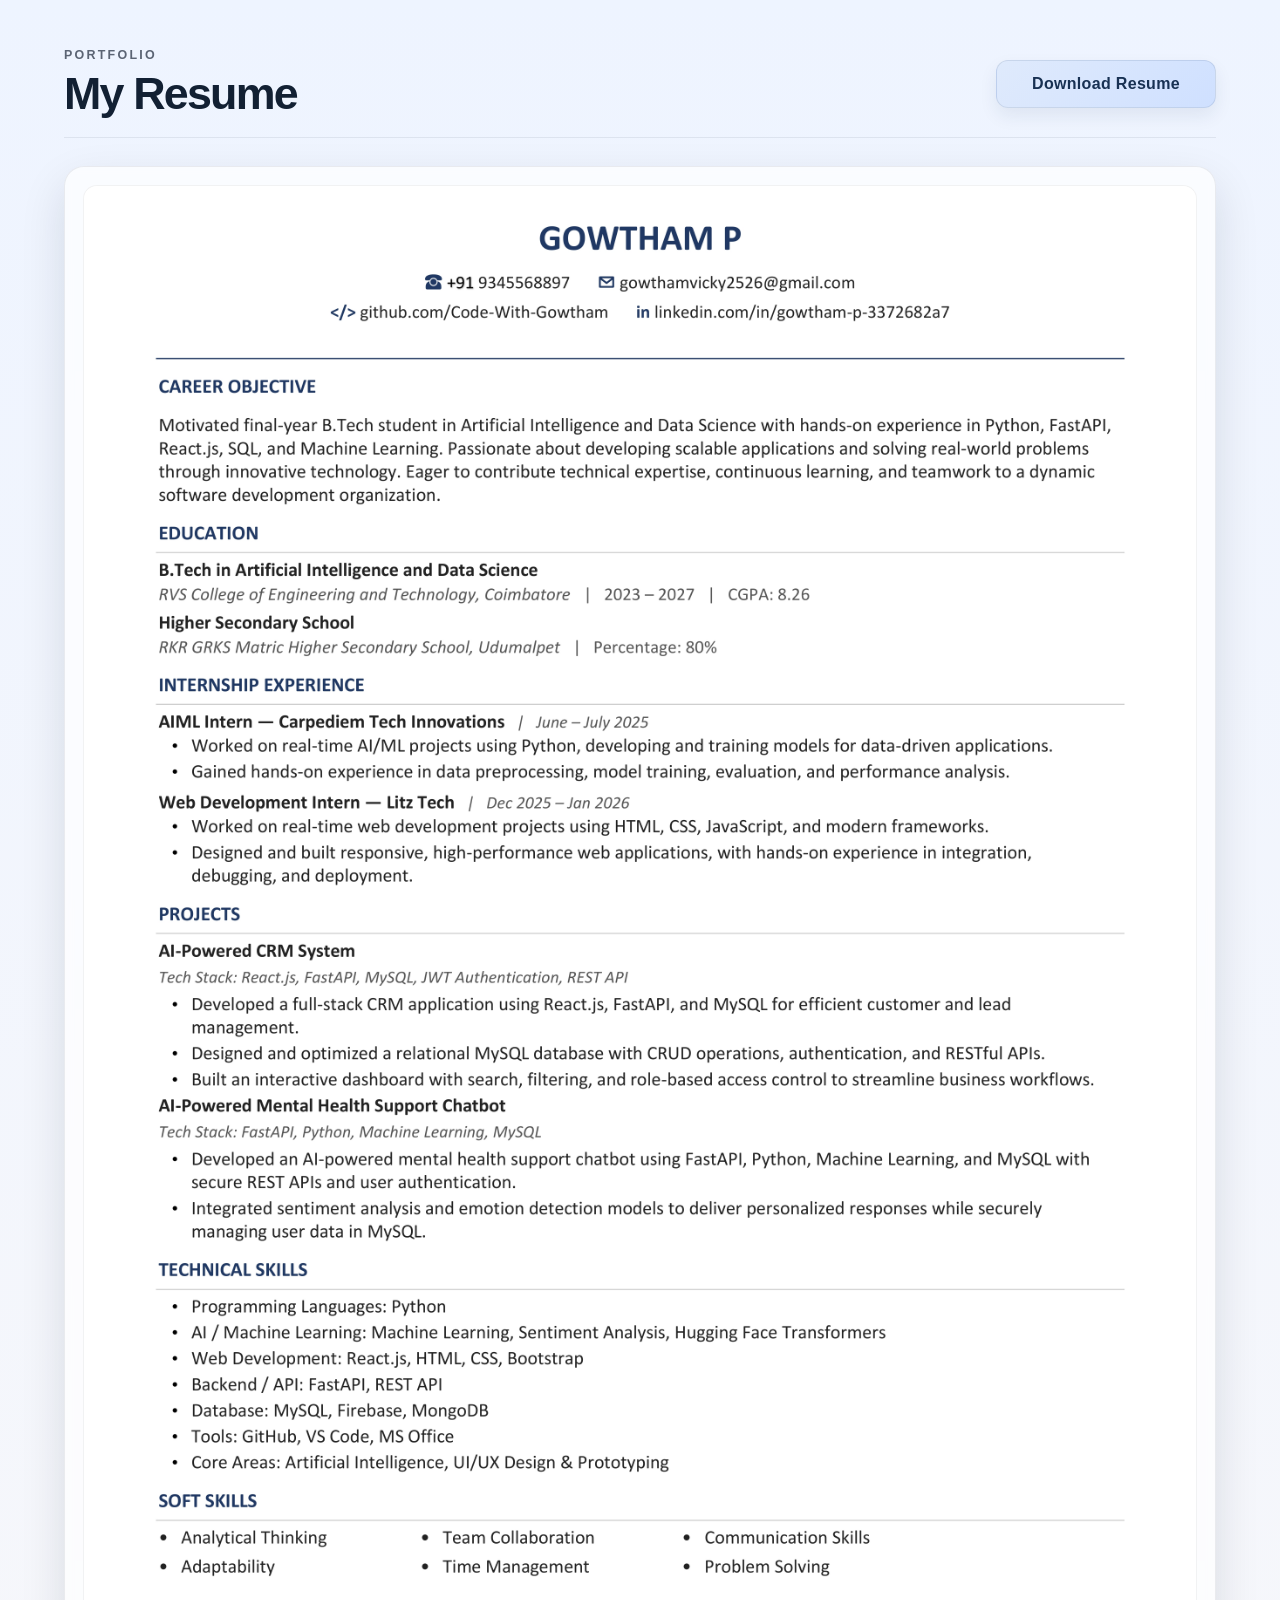
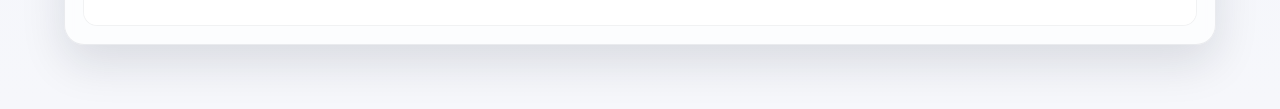
<file: resume.html>
<!DOCTYPE html>
<html lang="en">
<head>
    <meta charset="UTF-8">
    <meta name="viewport" content="width=device-width, initial-scale=1.0">
    <title>My Resume</title>

    <style>
        :root {
            --bg: #f3f6fb;
            --card: #ffffff;
            --primary: #dfeafc;
            --primary-dark: #cfe0ff;
            --primary-text: #183153;
            --text: #122033;
            --muted: #5b6474;
            --line: rgba(18, 32, 51, 0.08);
            --shadow: 0 18px 45px rgba(15, 23, 42, 0.12);
        }

        * {
            box-sizing: border-box;
        }

        body {
            margin: 0;
            font-family: "Segoe UI", Arial, sans-serif;
            background: linear-gradient(180deg, #eef4ff 0%, #f6f7fb 100%);
            color: var(--text);
            min-height: 100vh;
        }

        .page-shell {
            max-width: 1200px;
            margin: 0 auto;
            padding: 48px 24px 64px;
        }

        .header {
            display: flex;
            align-items: center;
            justify-content: space-between;
            gap: 16px;
            margin-bottom: 28px;
            padding-bottom: 18px;
            border-bottom: 1px solid var(--line);
        }

        .title-wrap {
            display: flex;
            flex-direction: column;
            gap: 6px;
        }

        .eyebrow {
            font-size: 0.78rem;
            letter-spacing: 0.18em;
            text-transform: uppercase;
            color: var(--muted);
            font-weight: 700;
        }

        h1 {
            margin: 0;
            font-size: clamp(2rem, 4vw, 2.8rem);
            font-weight: 700;
            letter-spacing: -0.04em;
            color: var(--text);
        }

        .download-btn {
            display: inline-flex;
            align-items: center;
            justify-content: center;
            min-width: 220px;
            padding: 14px 22px;
            text-decoration: none;
            background: linear-gradient(135deg, var(--primary) 0%, var(--primary-dark) 100%);
            color: var(--primary-text);
            border: 1px solid rgba(24, 49, 83, 0.1);
            border-radius: 12px;
            font-size: 1rem;
            font-weight: 700;
            letter-spacing: 0.02em;
            box-shadow: 0 8px 18px rgba(24, 49, 83, 0.08);
            transition: transform 0.2s ease, box-shadow 0.2s ease, background 0.2s ease;
        }

        .download-btn:hover {
            transform: translateY(-2px);
            background: linear-gradient(135deg, #d2e4ff 0%, #bed7ff 100%);
            box-shadow: 0 14px 28px rgba(24, 49, 83, 0.14);
        }

        .resume-card {
            background: rgba(255, 255, 255, 0.7);
            backdrop-filter: blur(4px);
            border: 1px solid var(--line);
            border-radius: 20px;
            box-shadow: var(--shadow);
            padding: 18px;
        }

        .resume-container {
            width: 100%;
            margin: 0 auto;
            overflow: auto;
            background: var(--card);
            border-radius: 14px;
            border: 1px solid rgba(18, 32, 51, 0.06);
        }

        .resume-image {
            display: block;
            width: 100%;
            height: auto;
            max-width: 100%;
            border-radius: 12px;
        }

        @media (max-width: 640px) {
            .page-shell {
                padding-left: 14px;
                padding-right: 14px;
            }

            .header {
                flex-direction: column;
                align-items: flex-start;
            }

            .download-btn {
                width: 100%;
            }
        }
    </style>

</head>
<body>

<div class="page-shell">
    <div class="header">
        <div class="title-wrap">
            <span class="eyebrow">Portfolio</span>
            <h1>My Resume</h1>
        </div>

        <a href="resume.jpg"
           download="resume.jpg"
           class="download-btn">
           Download Resume
        </a>
    </div>

    <div class="resume-card">
        <div class="resume-container">
            <img class="resume-image" src="resume.jpg" alt="My Resume">
        </div>
    </div>
</div>

</body>
</html>
</file>
